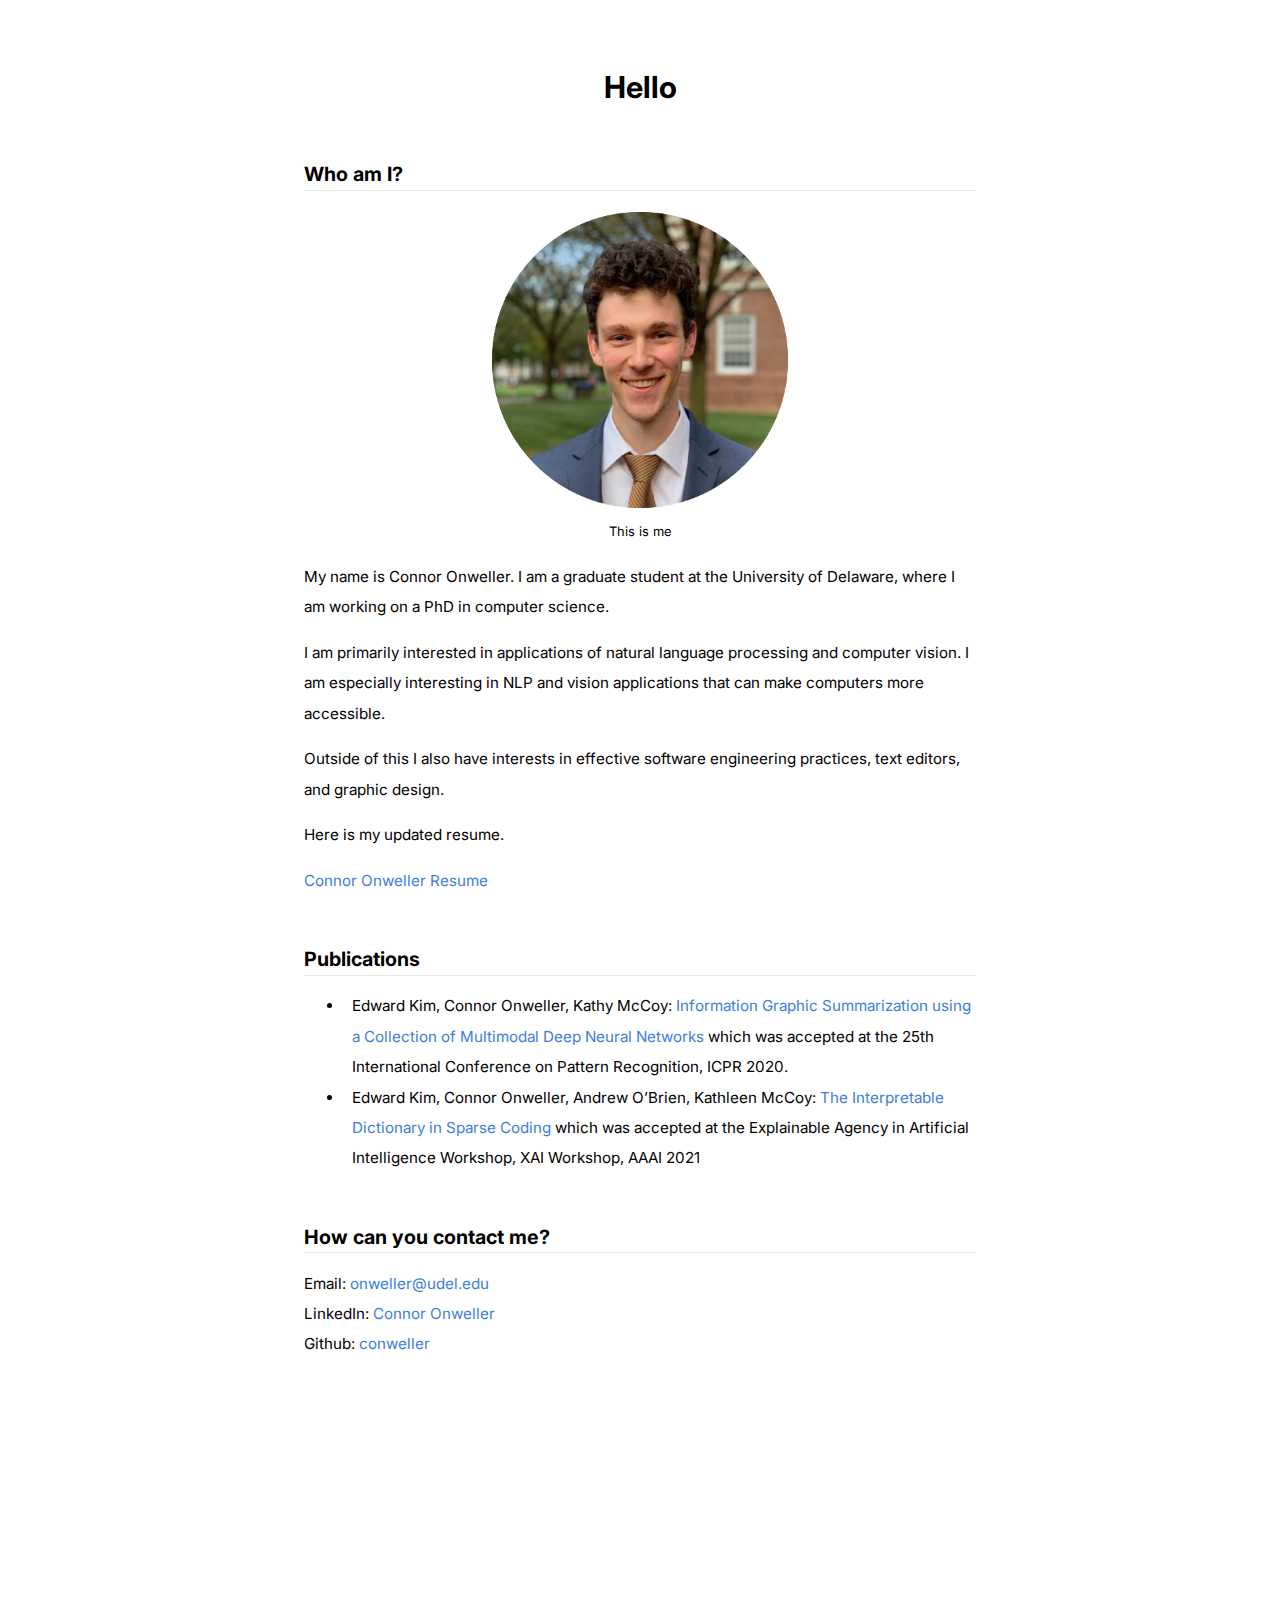
<file: index.html>
<!DOCTYPE html>
<html xmlns="http://www.w3.org/1999/xhtml" lang="en-US" xml:lang="en-US">
<head>
  <meta charset="utf-8" />
  <meta name="generator" content="pandoc" />
  <meta name="viewport" content="width=device-width, initial-scale=1.0, user-scalable=yes" />
  <title>Hello</title>
  <style>
    code{white-space: pre-wrap;}
    span.smallcaps{font-variant: small-caps;}
    span.underline{text-decoration: underline;}
    div.column{display: inline-block; vertical-align: top; width: 50%;}
    div.hanging-indent{margin-left: 1.5em; text-indent: -1.5em;}
    ul.task-list{list-style: none;}
    .display.math{display: block; text-align: center; margin: 0.5rem auto;}
  </style>
  <link rel="stylesheet" href="styles/styles.css" />
  <!--[if lt IE 9]>
    <script src="//cdnjs.cloudflare.com/ajax/libs/html5shiv/3.7.3/html5shiv-printshiv.min.js"></script>
  <![endif]-->
  <link rel="preconnect" href="https://fonts.gstatic.com">
  <link href="https://fonts.googleapis.com/css2?family=Inter:wght@400;700&display=swap" rel="stylesheet"
</head>
<body>
<header id="title-block-header">
<h1 class="title">Hello</h1>
</header>
<h1 id="who-am-i">Who am I?</h1>
<figure>
<img src="assets/images/headshot.png" style="width:50.0%" alt="This is me" /><figcaption aria-hidden="true">This is me</figcaption>
</figure>
<p>My name is Connor Onweller. I am a graduate student at the University of Delaware, where I am working on a PhD in computer science.</p>
<p>I am primarily interested in applications of natural language processing and computer vision. I am especially interesting in NLP and vision applications that can make computers more accessible.</p>
<p>Outside of this I also have interests in effective software engineering practices, text editors, and graphic design.</p>
<p>Here is my updated resume.</p>
<p><a href="resume/Connor-Onweller-Resume.pdf">Connor Onweller Resume</a></p>
<h1 id="publications">Publications</h1>
<ul>
<li>Edward Kim, Connor Onweller, Kathy McCoy: <a href="assets/ICPR2020.pdf">Information Graphic Summarization using a Collection of Multimodal Deep Neural Networks</a> which was accepted at the 25th International Conference on Pattern Recognition, ICPR 2020.</li>
<li>Edward Kim, Connor Onweller, Andrew O’Brien, Kathleen McCoy: <a href="https://arxiv.org/abs/2011.11805">The Interpretable Dictionary in Sparse Coding</a> which was accepted at the Explainable Agency in Artificial Intelligence Workshop, XAI Workshop, AAAI 2021</li>
</ul>
<h1 id="how-can-you-contact-me">How can you contact me?</h1>
<p>Email: <a href="mailto:onweller@udel.edu" class="email">onweller@udel.edu</a><br />
LinkedIn: <a href="https://www.linkedin.com/in/connor-onweller/">Connor Onweller</a><br />
Github: <a href="https://github.com/conweller">conweller</a></p>
</body>
</html>
</file>
<file: styles/styles.css>
@import './light-theme.css';

li {
  padding-left: 0.5rem;
}

pre.sourceCode {
  white-space: pre-wrap;
  line-height: 175%;
}
pre.sourceCode {
  counter-reset: listing;
}
pre.sourceCode a {
  counter-increment: listing;
  line-height: 175%;
}
pre.sourceCode a::before {
  content: counter(listing) ". ";
  display: inline-block;
  width: 2rem;
  margin-right: 0.5rem;
  padding-left: auto;
  margin-left: auto;
  text-align: right;
  line-height: 190%;
}

html {
  display:flex;
  align-items:center;
  justify-content:center;
  padding-bottom: 20rem;
}


table, th, td{
  font-size: 100%;
  margin: auto;
  border-collapse: collapse;
  padding:0.25rem;
}

table {
  min-width:20rem;
  margin-top: 2rem;
  margin-bottom: 2rem;
}

.math, math {
  font-size: 90%;
  margin-left: 0.05rem;
  margin-right: 0.05rem;
}

td {
  text-align: center;
}

body {
  max-width: 42rem;
  width: 100%;
  margin: 0;
  margin-top: 1rem;
  margin-bottom: 1rem;
  padding:3rem;
  padding-top:1.75rem;
  font-family: "Inter", "Open Sans", "Helvetica", "Arial", sans-serif;
  font-size: 95%;
  line-height: 200%;
}

@media only screen and (max-width: 44rem) {
  body {
    margin-top: 0;
    margin-bottom:0;
    border: none;
  }
}

blockquote, dl {
  margin:0;
  margin-top: 0.5rem;
  margin-bottom: 0.5rem;
  padding: 0.5rem;
  padding-left: 0.75rem;
}


pre {
  padding: 1rem;
}

code {
  padding: 0.07rem;
  font-family: "Iosevka SS05", "DejaVu Sans Mono", "Menlo", "Consolas", "Monaco", monospace;
  font-weight: 400;
  font-size: 90%;
}

pre code {
  border: none;
  padding: 0;
}


h1 {
  padding-top: 2rem;
  padding-bottom: 0.25rem;
}

h2, h3, h4, h5, h6 {
  padding-top: 2rem;

}

h1 a, h2 a, h3 a, h4 a, h5 a, h6 a{ 
  text-decoration: none;
}

a {
  border-bottom: none;
  text-decoration: none;
}

a:hover {
  text-decoration: underline;
}

h1, h2, h3, h4, h5 {
  margin-top:1.25rem;
  font-weight: 700;
  line-height: 115%;
}

h1, h2 {
  font-size: 130%;
}

h3 {
  font-size: 120%;
}

h4 {
  font-size: 115%;
}

h5 {
  font-size: 110%;
  font-style: italic;
}

h6 {
  font-size: 100%;
  font-style: italic;
}

h1.title {
  font-size: 200%;
  font-weight: 700;
  padding-top: 0.2em;
  padding-bottom: 0.2em;
  text-align: center;
  border: none;
}

dt {
  font-weight: 700;
}

dd p {
  margin-top: 0;
}

dd {
  margin: 0;
  margin-left:1rem;
}

#footer {
  padding-top: 1em;
  font-size: 75%;
  text-align: center;
}

figure {
  display:flex;
  flex-flow:column;
  align-items:center;
  font-size: 85%;
}

img {
  padding: 0.5rem;
}

blockquote img {
  display:block;
  margin:auto;
}

pre > code.sourceCode > span > a:first-child::before {
  text-decoration: none;
}
</file>
